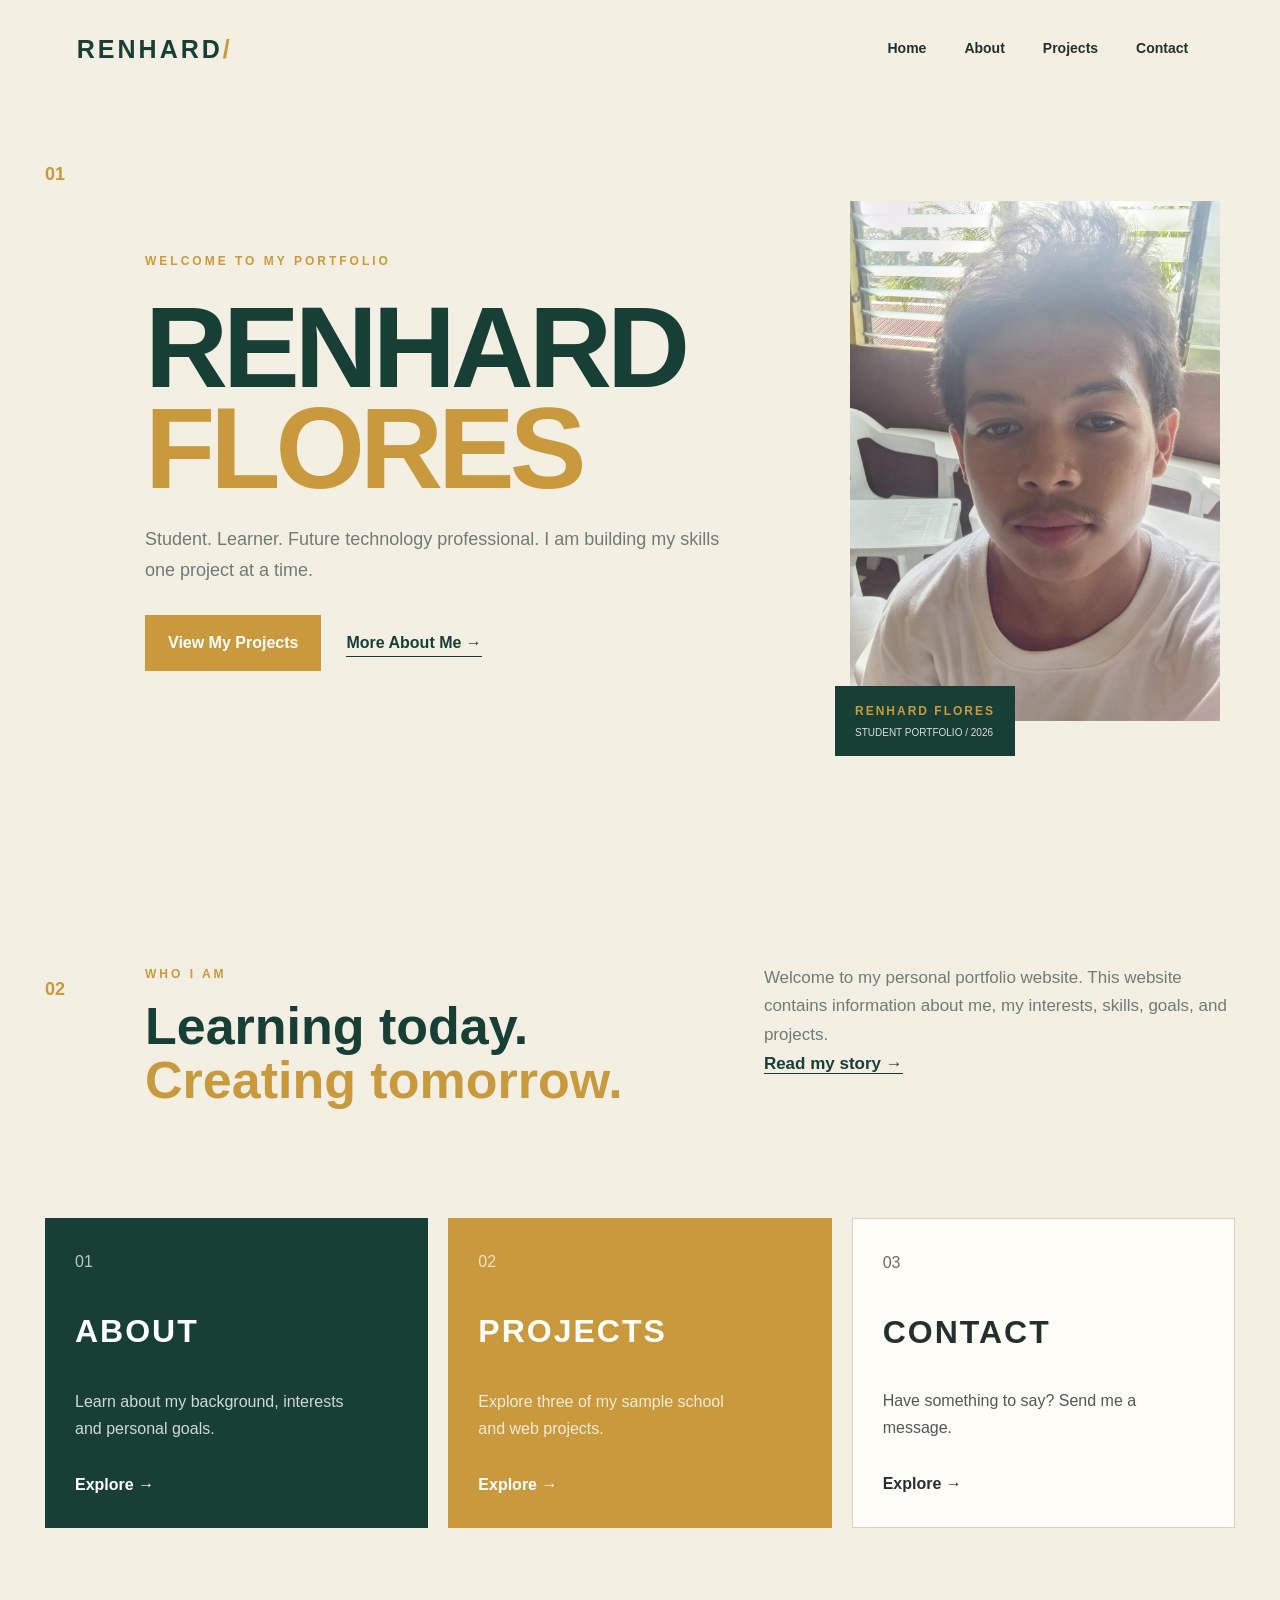
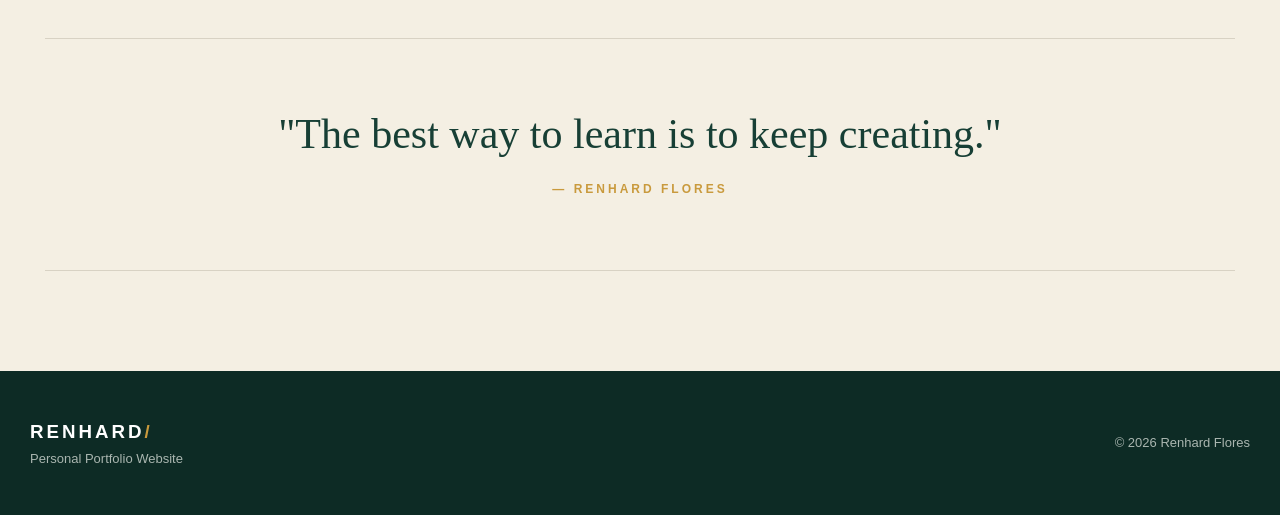
<file: index.html>
<!DOCTYPE html>
<html lang="en">
<head>
    <meta charset="UTF-8">
    <meta name="viewport" content="width=device-width, initial-scale=1.0">
    <title>Renhard Flores | Portfolio</title>
    <link rel="stylesheet" href="style.css">
</head>

<body>

<header>

    <nav>
        <div class="nav-wrapper">

            <a href="index.html" class="logo">
                RENHARD<span>/</span>
            </a>

            <div class="nav-menu">
                <a href="index.html">Home</a>
                <a href="about.html">About</a>
                <a href="projects.html">Projects</a>
                <a href="contact.html">Contact</a>
            </div>

        </div>
    </nav>


    <section class="hero">

        <div class="hero-number">
            01
        </div>

        <div class="hero-content">

            <p class="eyebrow">WELCOME TO MY PORTFOLIO</p>

            <h1>
                RENHARD
                <em>FLORES</em>
            </h1>

            <p class="hero-description">
                Student. Learner. Future technology professional.
                I am building my skills one project at a time.
            </p>

            <div class="hero-links">

                <a href="projects.html" class="gold-button">
                    View My Projects
                </a>

                <a href="about.html" class="simple-link">
                    More About Me →
                </a>

            </div>

        </div>


        <div class="hero-photo">

            <img src="images/profile.jpg"
                 alt="Renhard Flores">

            <div class="photo-caption">
                <span>RENHARD FLORES</span>
                <small>STUDENT PORTFOLIO / 2026</small>
            </div>

        </div>

    </section>

</header>


<main>

    <section class="intro-section">

        <div class="section-number">
            02
        </div>

        <div>
            <p class="eyebrow">WHO I AM</p>

            <h2>
                Learning today.
                <span>Creating tomorrow.</span>
            </h2>
        </div>

        <div class="intro-text">

            <p>
                Welcome to my personal portfolio website.
                This website contains information about me,
                my interests, skills, goals, and projects.
            </p>

            <a href="about.html" class="simple-link">
                Read my story →
            </a>

        </div>

    </section>


    <section class="highlight-section">

        <article class="highlight-card first">

            <span>01</span>

            <h3>ABOUT</h3>

            <p>
                Learn about my background,
                interests and personal goals.
            </p>

            <a href="about.html">Explore →</a>

        </article>


        <article class="highlight-card second">

            <span>02</span>

            <h3>PROJECTS</h3>

            <p>
                Explore three of my sample
                school and web projects.
            </p>

            <a href="projects.html">Explore →</a>

        </article>


        <article class="highlight-card third">

            <span>03</span>

            <h3>CONTACT</h3>

            <p>
                Have something to say?
                Send me a message.
            </p>

            <a href="contact.html">Explore →</a>

        </article>

    </section>


    <aside class="quote">

        <p>
            "The best way to learn is to keep creating."
        </p>

        <span>— RENHARD FLORES</span>

    </aside>

</main>


<footer>

    <div class="footer-wrapper">

        <div>
            <h3>RENHARD<span>/</span></h3>
            <p>Personal Portfolio Website</p>
        </div>

        <p>© 2026 Renhard Flores</p>

    </div>

</footer>

</body>
</html>
</file>
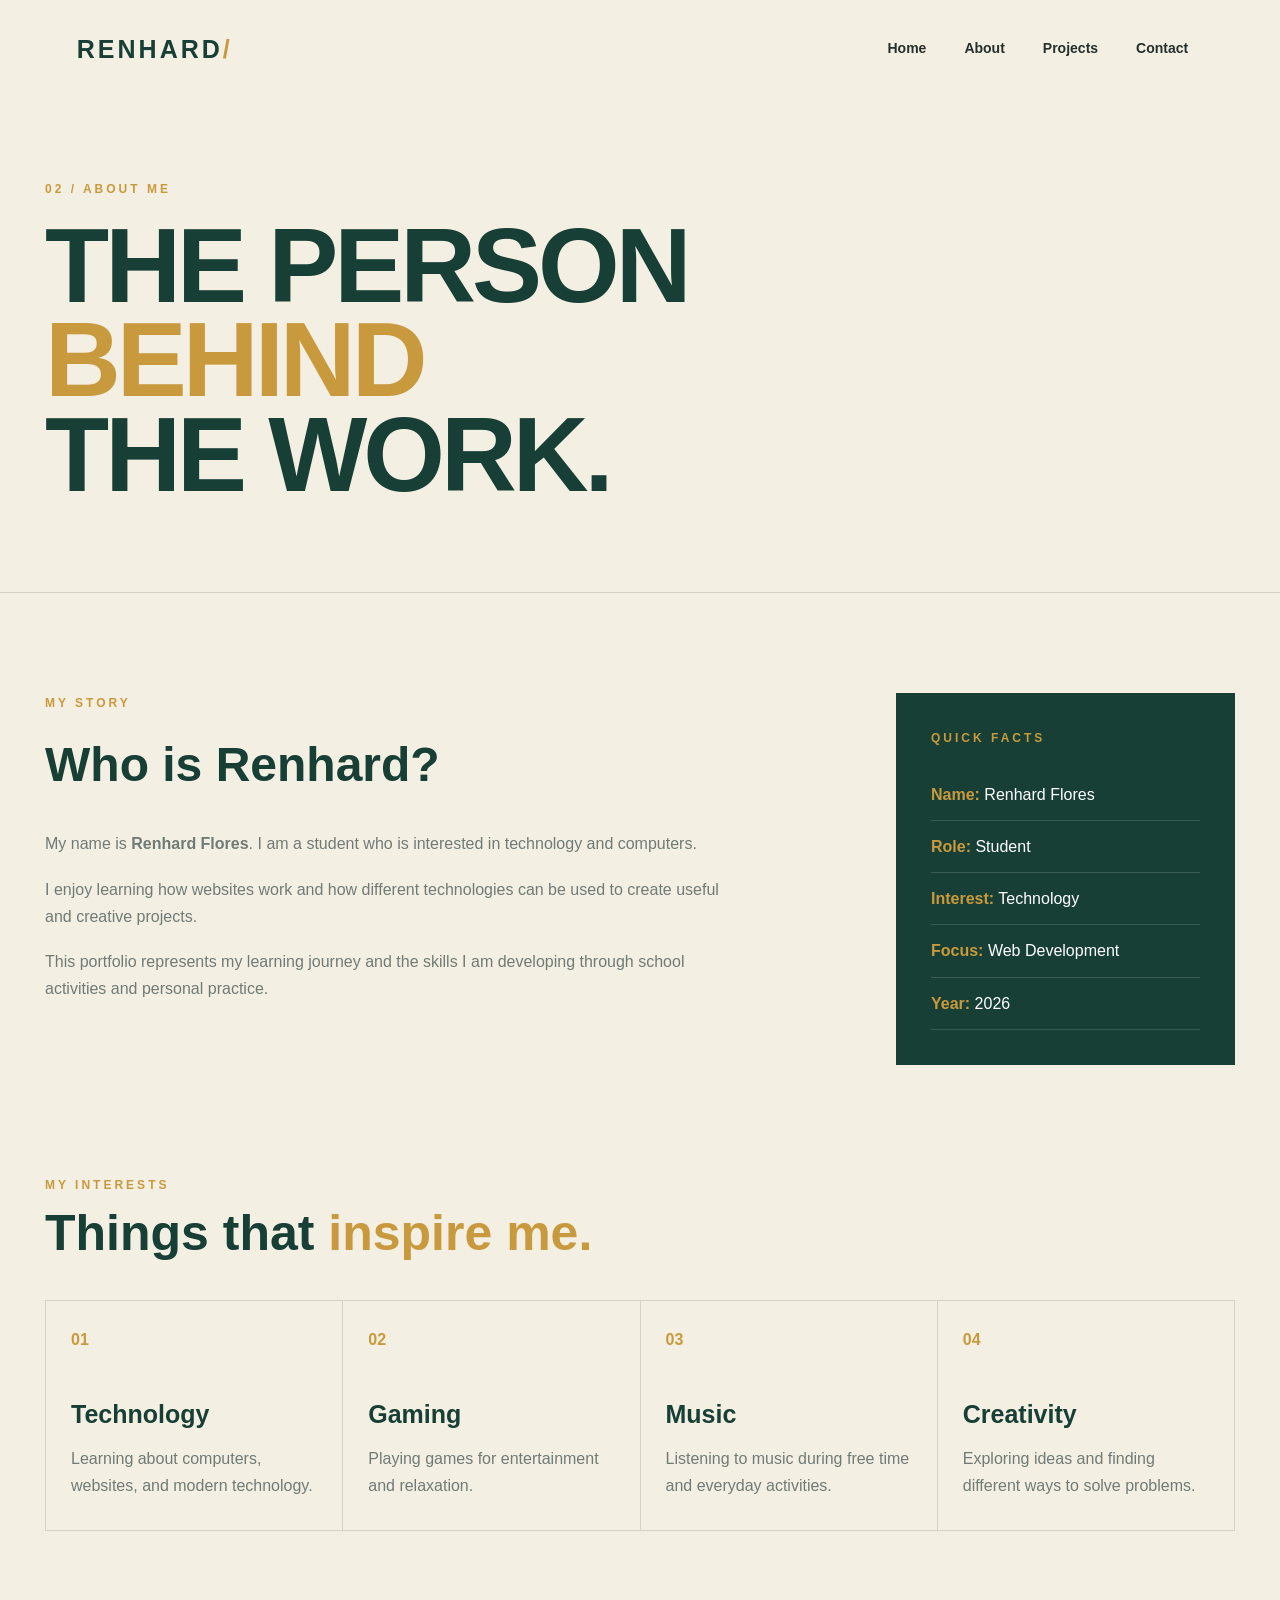
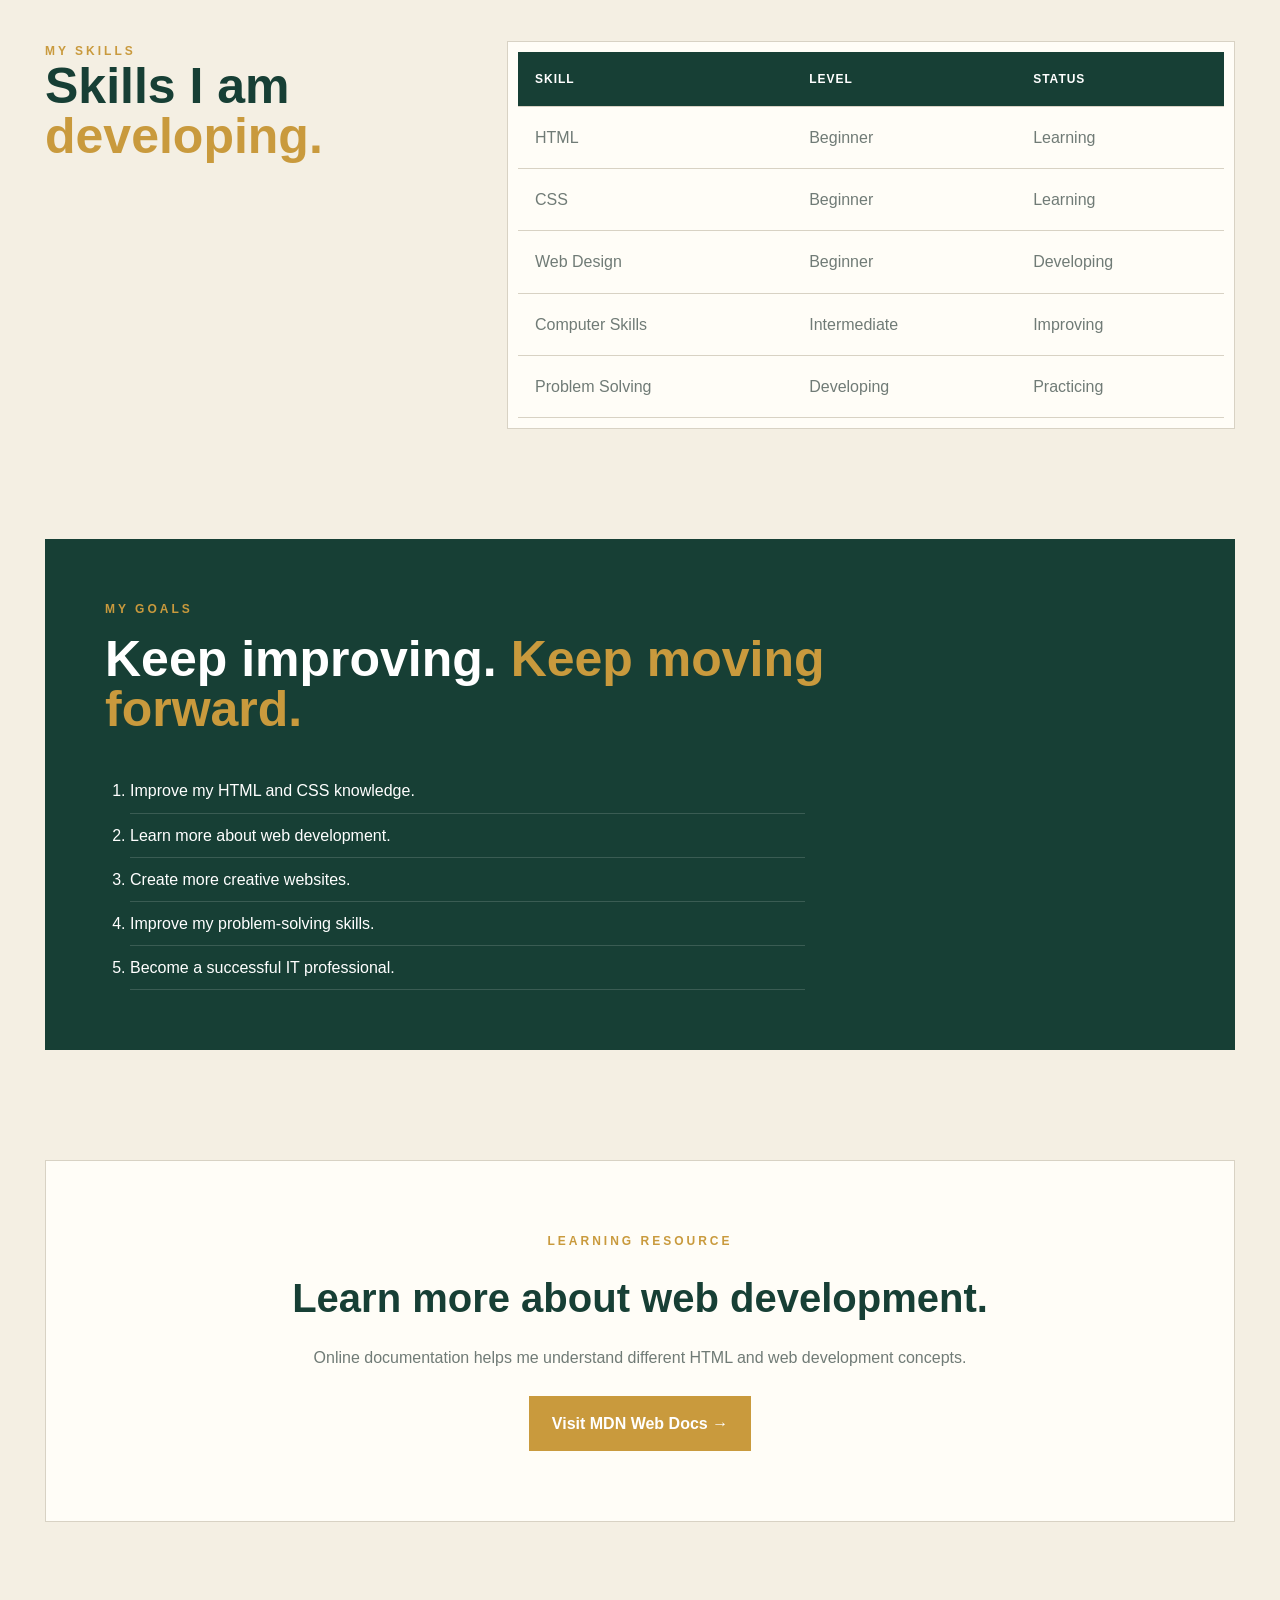
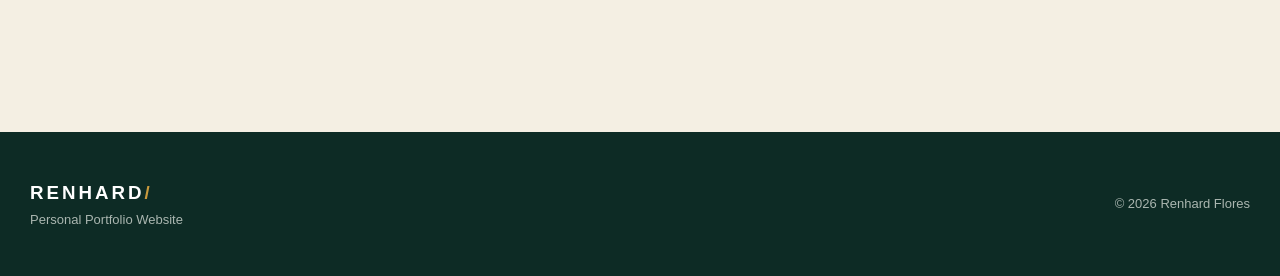
<file: about.html>
<!DOCTYPE html>
<html lang="en">
<head>
    <meta charset="UTF-8">
    <meta name="viewport" content="width=device-width, initial-scale=1.0">
    <title>About | Renhard Flores</title>
    <link rel="stylesheet" href="style.css">
</head>

<body>

<header class="page-header">

    <nav>
        <div class="nav-wrapper">

            <a href="index.html" class="logo">
                RENHARD<span>/</span>
            </a>

            <div class="nav-menu">
                <a href="index.html">Home</a>
                <a href="about.html">About</a>
                <a href="projects.html">Projects</a>
                <a href="contact.html">Contact</a>
            </div>

        </div>
    </nav>


    <div class="page-title">

        <p class="eyebrow">02 / ABOUT ME</p>

        <h1>
            THE PERSON
            <em>BEHIND</em>
            THE WORK.
        </h1>

    </div>

</header>


<main>

    <section class="about-layout">

        <article class="about-story">

            <p class="eyebrow">MY STORY</p>

            <h2>Who is Renhard?</h2>

            <p>
                My name is <strong>Renhard Flores</strong>.
                I am a student who is interested in technology
                and computers.
            </p>

            <p>
                I enjoy learning how websites work and how
                different technologies can be used to create
                useful and creative projects.
            </p>

            <p>
                This portfolio represents my learning journey
                and the skills I am developing through school
                activities and personal practice.
            </p>

        </article>


        <aside class="fact-box">

            <p class="eyebrow">QUICK FACTS</p>

            <ul>
                <li><strong>Name:</strong> Renhard Flores</li>
                <li><strong>Role:</strong> Student</li>
                <li><strong>Interest:</strong> Technology</li>
                <li><strong>Focus:</strong> Web Development</li>
                <li><strong>Year:</strong> 2026</li>
            </ul>

        </aside>

    </section>


    <section class="interest-section">

        <div class="section-heading">

            <p class="eyebrow">MY INTERESTS</p>

            <h2>
                Things that
                <span>inspire me.</span>
            </h2>

        </div>


        <div class="interest-grid">

            <article>
                <span>01</span>
                <h3>Technology</h3>
                <p>
                    Learning about computers, websites,
                    and modern technology.
                </p>
            </article>

            <article>
                <span>02</span>
                <h3>Gaming</h3>
                <p>
                    Playing games for entertainment
                    and relaxation.
                </p>
            </article>

            <article>
                <span>03</span>
                <h3>Music</h3>
                <p>
                    Listening to music during free time
                    and everyday activities.
                </p>
            </article>

            <article>
                <span>04</span>
                <h3>Creativity</h3>
                <p>
                    Exploring ideas and finding
                    different ways to solve problems.
                </p>
            </article>

        </div>

    </section>


    <section class="skills-section">

        <div>

            <p class="eyebrow">MY SKILLS</p>

            <h2>
                Skills I am
                <span>developing.</span>
            </h2>

        </div>


        <div class="table-container">

            <table>

                <thead>
                    <tr>
                        <th>SKILL</th>
                        <th>LEVEL</th>
                        <th>STATUS</th>
                    </tr>
                </thead>

                <tbody>

                    <tr>
                        <td>HTML</td>
                        <td>Beginner</td>
                        <td>Learning</td>
                    </tr>

                    <tr>
                        <td>CSS</td>
                        <td>Beginner</td>
                        <td>Learning</td>
                    </tr>

                    <tr>
                        <td>Web Design</td>
                        <td>Beginner</td>
                        <td>Developing</td>
                    </tr>

                    <tr>
                        <td>Computer Skills</td>
                        <td>Intermediate</td>
                        <td>Improving</td>
                    </tr>

                    <tr>
                        <td>Problem Solving</td>
                        <td>Developing</td>
                        <td>Practicing</td>
                    </tr>

                </tbody>

            </table>

        </div>

    </section>


    <section class="goals-section">

        <p class="eyebrow">MY GOALS</p>

        <h2>
            Keep improving.
            <span>Keep moving forward.</span>
        </h2>

        <ol>

            <li>Improve my HTML and CSS knowledge.</li>

            <li>Learn more about web development.</li>

            <li>Create more creative websites.</li>

            <li>Improve my problem-solving skills.</li>

            <li>Become a successful IT professional.</li>

        </ol>

    </section>


    <section class="resource-section">

        <p class="eyebrow">LEARNING RESOURCE</p>

        <h2>Learn more about web development.</h2>

        <p>
            Online documentation helps me understand
            different HTML and web development concepts.
        </p>

        <a href="https://developer.mozilla.org/"
           target="_blank"
           class="gold-button">
            Visit MDN Web Docs →
        </a>

    </section>

</main>


<footer>

    <div class="footer-wrapper">

        <div>
            <h3>RENHARD<span>/</span></h3>
            <p>Personal Portfolio Website</p>
        </div>

        <p>© 2026 Renhard Flores</p>

    </div>

</footer>

</body>
</html>
</file>
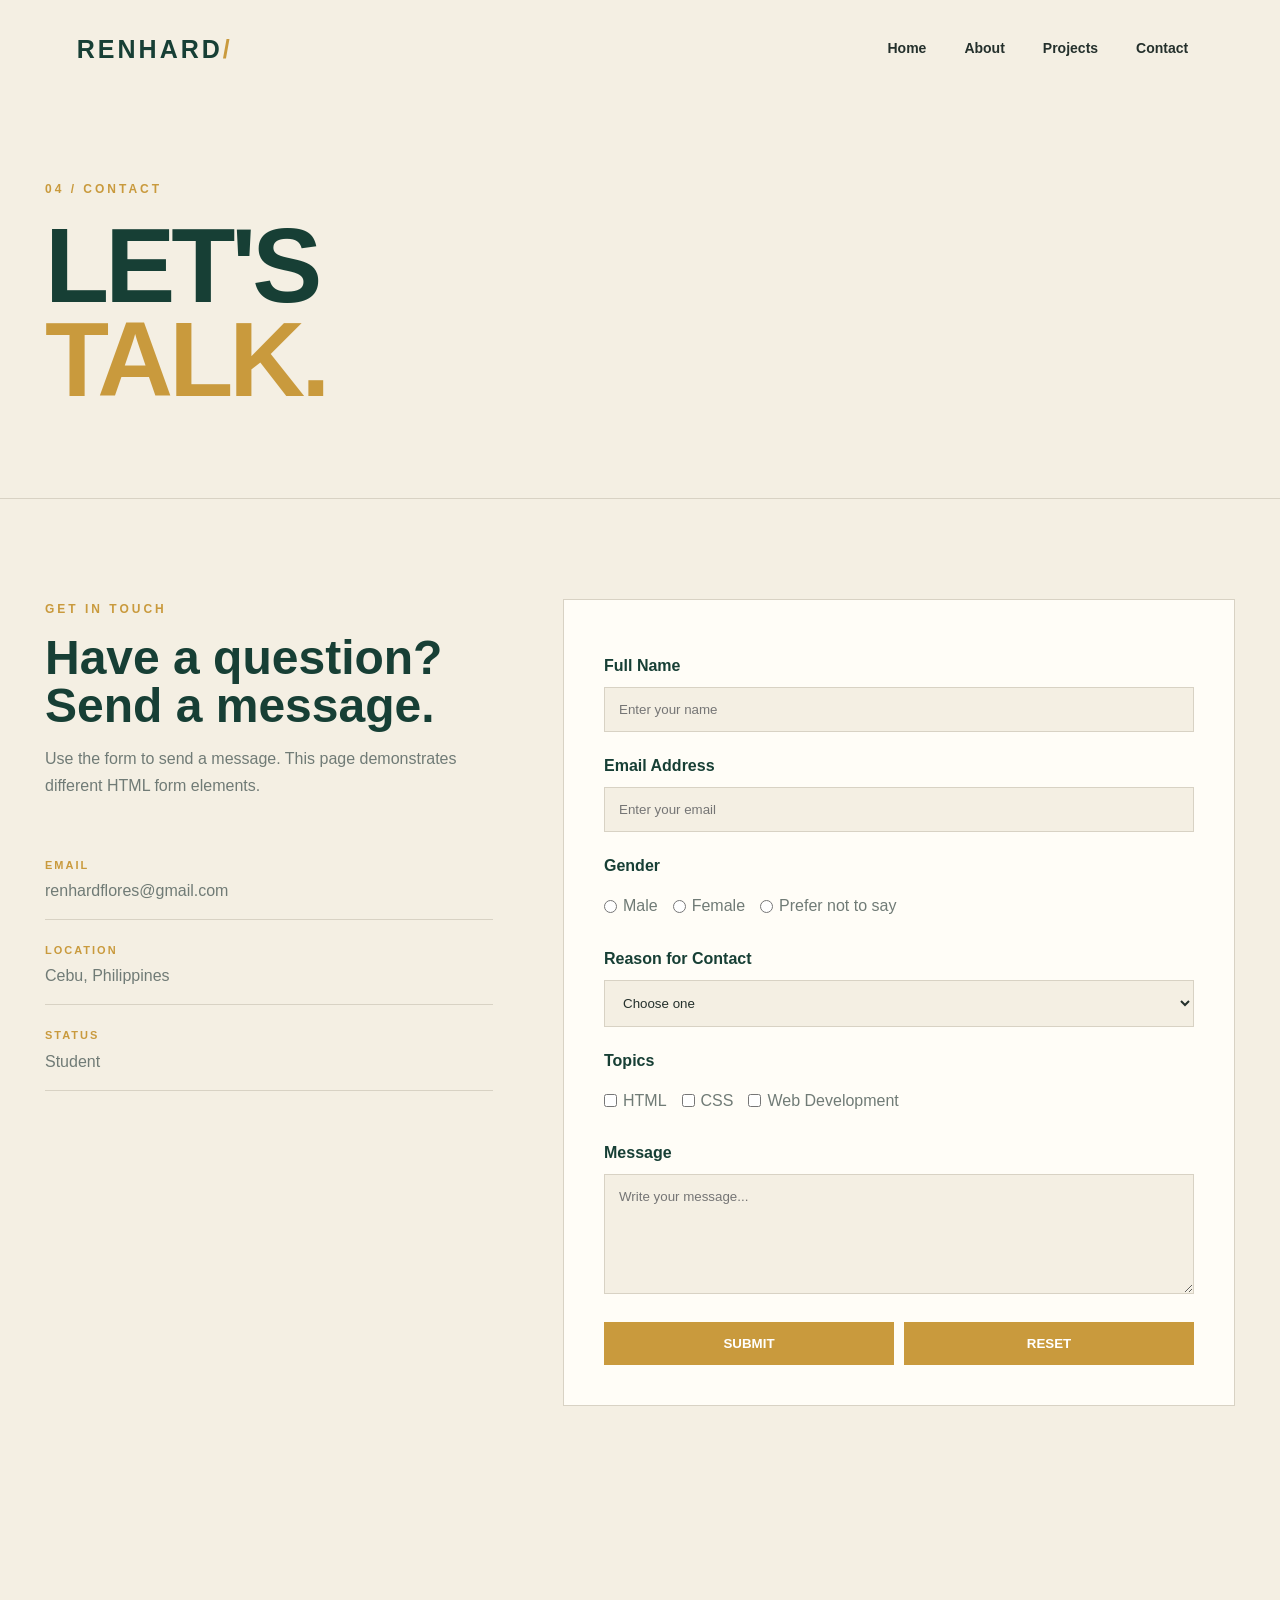
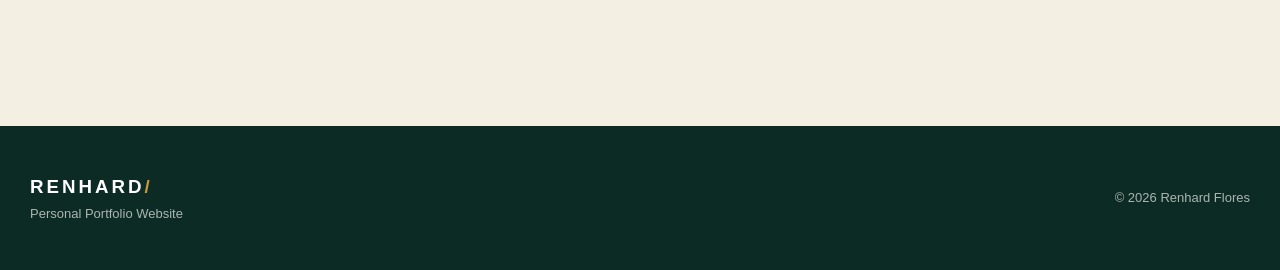
<file: contact.html>
<!DOCTYPE html>
<html lang="en">
<head>
    <meta charset="UTF-8">
    <meta name="viewport" content="width=device-width, initial-scale=1.0">
    <title>Contact | Renhard Flores</title>
    <link rel="stylesheet" href="style.css">
</head>

<body>

<header class="page-header">

    <nav>
        <div class="nav-wrapper">

            <a href="index.html" class="logo">
                RENHARD<span>/</span>
            </a>

            <div class="nav-menu">
                <a href="index.html">Home</a>
                <a href="about.html">About</a>
                <a href="projects.html">Projects</a>
                <a href="contact.html">Contact</a>
            </div>

        </div>
    </nav>


    <div class="page-title">

        <p class="eyebrow">04 / CONTACT</p>

        <h1>
            LET'S
            <em>TALK.</em>
        </h1>

    </div>

</header>


<main>

    <section class="contact-layout">

        <div class="contact-info">

            <p class="eyebrow">GET IN TOUCH</p>

            <h2>
                Have a question?
                Send a message.
            </h2>

            <p>
                Use the form to send a message.
                This page demonstrates different
                HTML form elements.
            </p>


            <div class="contact-list">

                <div>
                    <span>EMAIL</span>
                    <p>renhardflores@gmail.com</p>
                </div>

                <div>
                    <span>LOCATION</span>
                    <p>Cebu, Philippines</p>
                </div>

                <div>
                    <span>STATUS</span>
                    <p>Student</p>
                </div>

            </div>

        </div>


        <section class="contact-form">

            <form action="#" method="post">

                <label for="name">
                    Full Name
                </label>

                <input
                    type="text"
                    id="name"
                    name="name"
                    placeholder="Enter your name"
                    required
                >


                <label for="email">
                    Email Address
                </label>

                <input
                    type="email"
                    id="email"
                    name="email"
                    placeholder="Enter your email"
                    required
                >


                <label>
                    Gender
                </label>

                <div class="form-options">

                    <label>
                        <input
                            type="radio"
                            name="gender"
                            value="male">
                        Male
                    </label>

                    <label>
                        <input
                            type="radio"
                            name="gender"
                            value="female">
                        Female
                    </label>

                    <label>
                        <input
                            type="radio"
                            name="gender"
                            value="other">
                        Prefer not to say
                    </label>

                </div>


                <label for="reason">
                    Reason for Contact
                </label>

                <select id="reason" name="reason">

                    <option value="">
                        Choose one
                    </option>

                    <option value="question">
                        Question
                    </option>

                    <option value="feedback">
                        Feedback
                    </option>

                    <option value="project">
                        Project
                    </option>

                    <option value="other">
                        Other
                    </option>

                </select>


                <label>
                    Topics
                </label>

                <div class="form-options">

                    <label>
                        <input
                            type="checkbox"
                            name="topic"
                            value="html">
                        HTML
                    </label>

                    <label>
                        <input
                            type="checkbox"
                            name="topic"
                            value="css">
                        CSS
                    </label>

                    <label>
                        <input
                            type="checkbox"
                            name="topic"
                            value="web">
                        Web Development
                    </label>

                </div>


                <label for="message">
                    Message
                </label>

                <textarea
                    id="message"
                    name="message"
                    rows="6"
                    placeholder="Write your message..."
                    required
                ></textarea>


                <div class="form-buttons">

                    <button type="submit">
                        SUBMIT
                    </button>

                    <button type="reset">
                        RESET
                    </button>

                </div>

            </form>

        </section>

    </section>

</main>


<footer>

    <div class="footer-wrapper">

        <div>
            <h3>RENHARD<span>/</span></h3>
            <p>Personal Portfolio Website</p>
        </div>

        <p>© 2026 Renhard Flores</p>

    </div>

</footer>

</body>
</html>
</file>
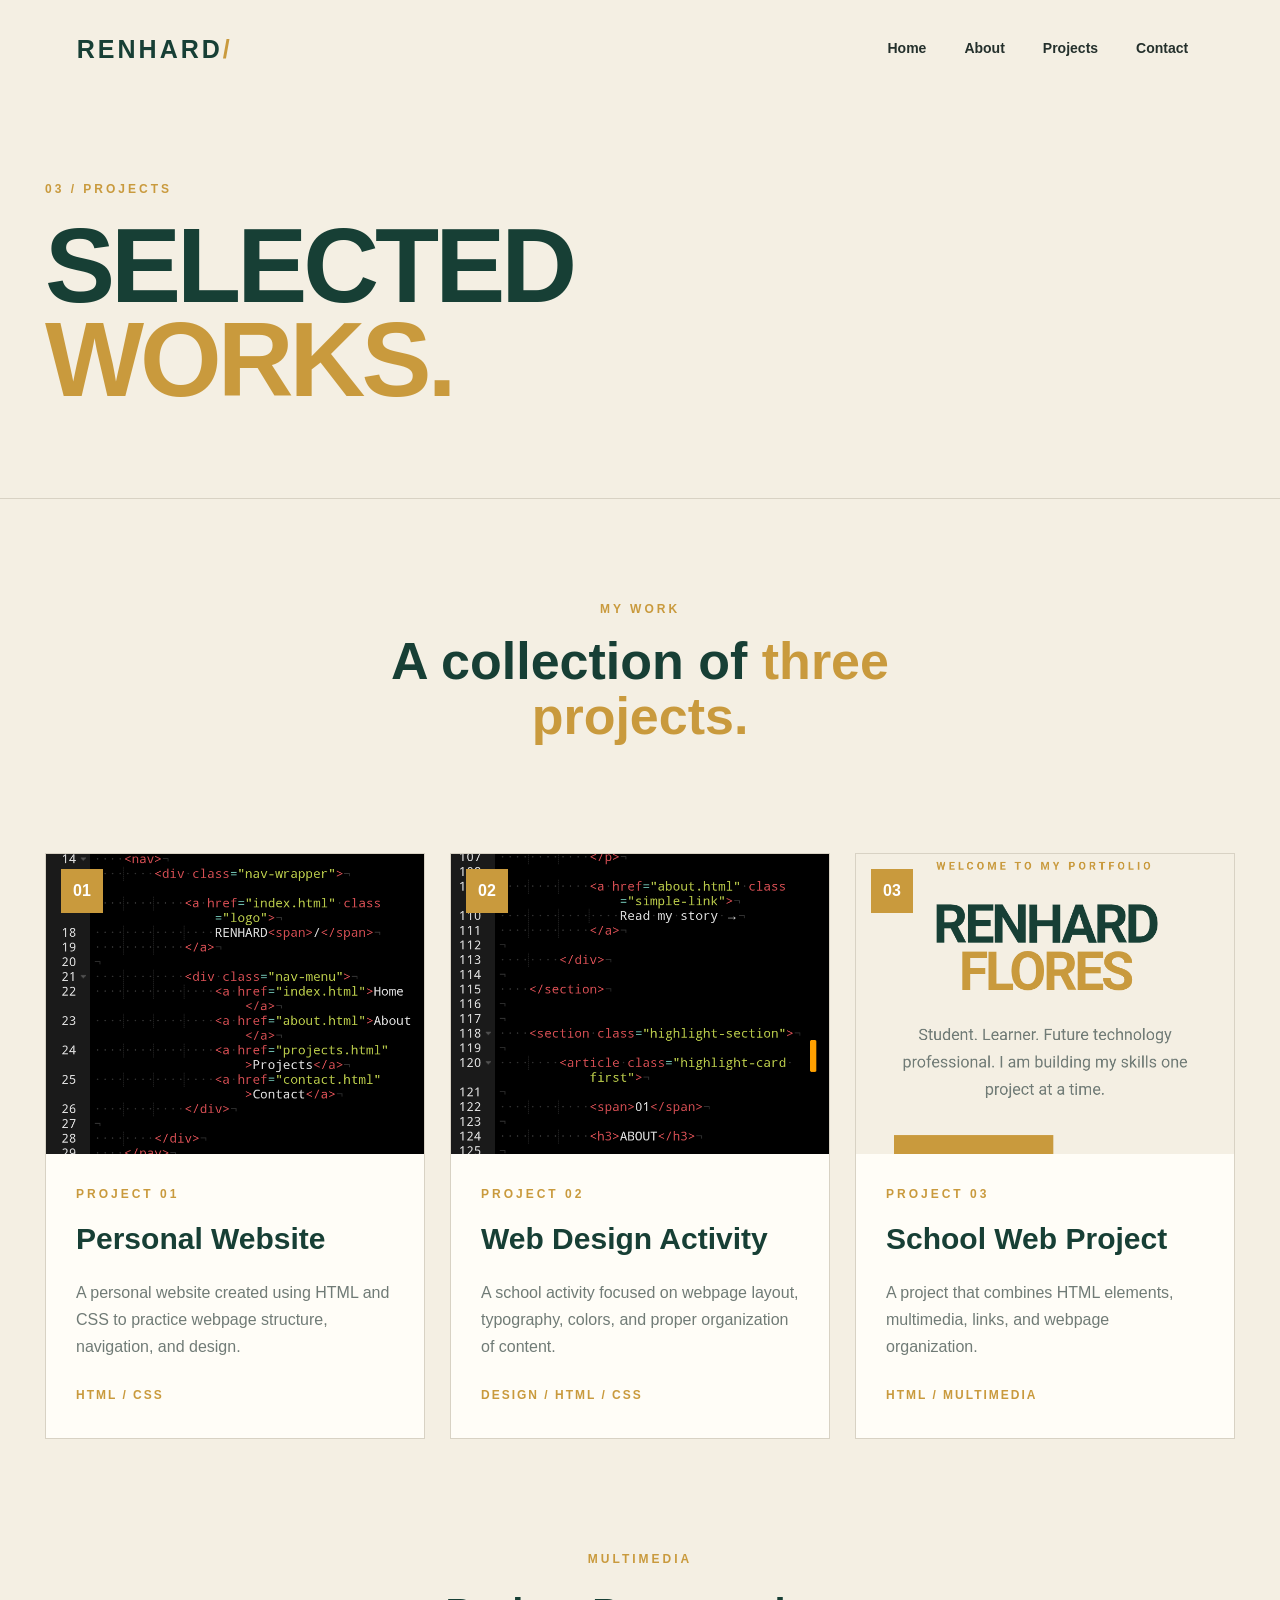
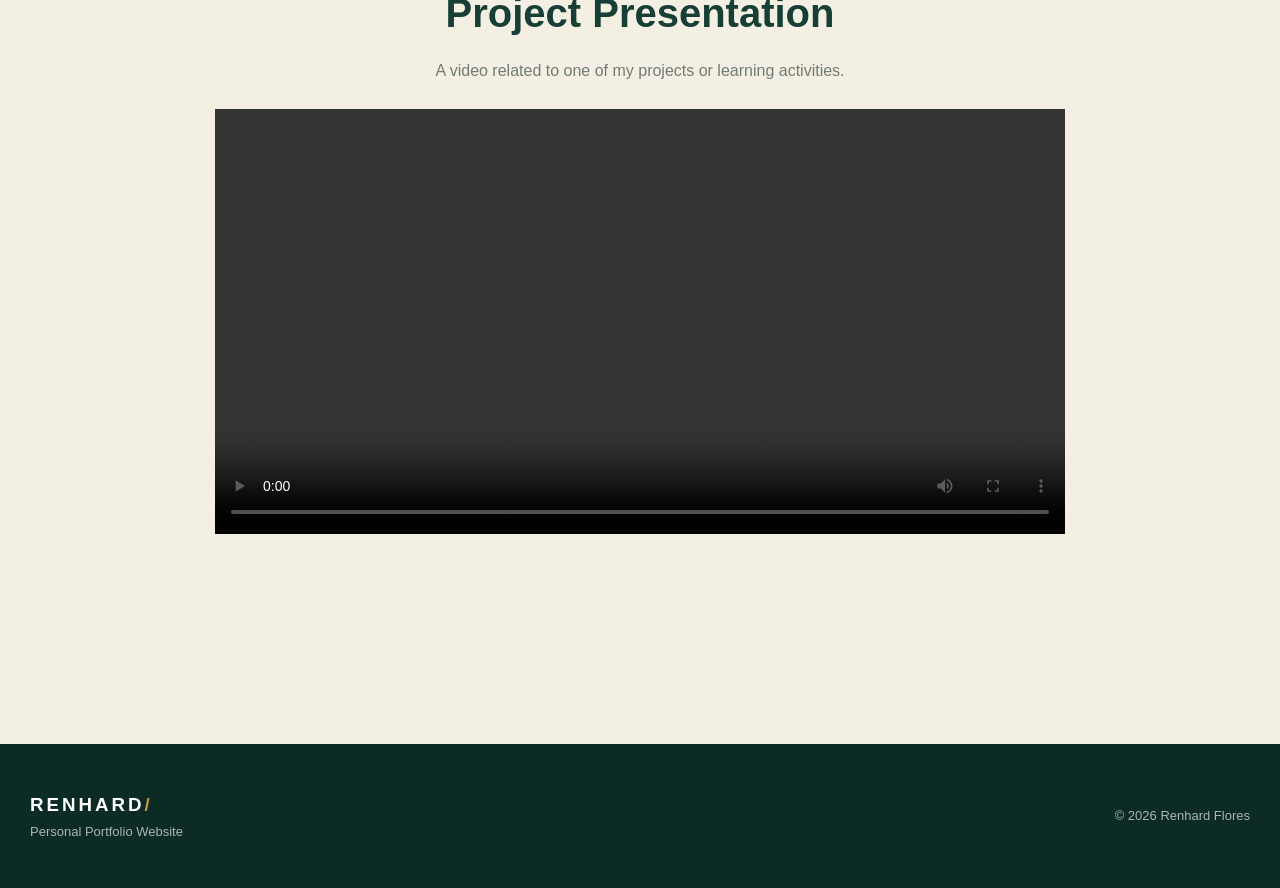
<file: projects.html>
<!DOCTYPE html>
<html lang="en">
<head>
    <meta charset="UTF-8">
    <meta name="viewport" content="width=device-width, initial-scale=1.0">
    <title>Projects | Renhard Flores</title>
    <link rel="stylesheet" href="style.css">
</head>

<body>

<header class="page-header">

    <nav>
        <div class="nav-wrapper">

            <a href="index.html" class="logo">
                RENHARD<span>/</span>
            </a>

            <div class="nav-menu">
                <a href="index.html">Home</a>
                <a href="about.html">About</a>
                <a href="projects.html">Projects</a>
                <a href="contact.html">Contact</a>
            </div>

        </div>
    </nav>


    <div class="page-title">

        <p class="eyebrow">03 / PROJECTS</p>

        <h1>
            SELECTED
            <em>WORKS.</em>
        </h1>

    </div>

</header>


<main>

    <section class="project-intro">

        <p class="eyebrow">MY WORK</p>

        <h2>
            A collection of
            <span>three projects.</span>
        </h2>

    </section>


    <section class="project-grid">


        <!-- PROJECT 1 -->

        <article class="project-card">

            <div class="project-image">

                <img src="images/project1.jpg"
                     alt="Personal Website Project">

                <span>01</span>

            </div>

            <div class="project-content">

                <p class="eyebrow">PROJECT 01</p>

                <h2>Personal Website</h2>

                <p>
                    A personal website created using HTML
                    and CSS to practice webpage structure,
                    navigation, and design.
                </p>

                <strong>
                    HTML / CSS
                </strong>

            </div>

        </article>


        <!-- PROJECT 2 -->

        <article class="project-card">

            <div class="project-image">

                <img src="images/project2.jpg"
                     alt="Web Design Project">

                <span>02</span>

            </div>

            <div class="project-content">

                <p class="eyebrow">PROJECT 02</p>

                <h2>Web Design Activity</h2>

                <p>
                    A school activity focused on webpage
                    layout, typography, colors, and
                    proper organization of content.
                </p>

                <strong>
                    DESIGN / HTML / CSS
                </strong>

            </div>

        </article>


        <!-- PROJECT 3 -->

        <article class="project-card">

            <div class="project-image">

                <img src="images/project3.jpg"
                     alt="School Web Project">

                <span>03</span>

            </div>

            <div class="project-content">

                <p class="eyebrow">PROJECT 03</p>

                <h2>School Web Project</h2>

                <p>
                    A project that combines HTML elements,
                    multimedia, links, and webpage
                    organization.
                </p>

                <strong>
                    HTML / MULTIMEDIA
                </strong>

            </div>

        </article>

    </section>


    <section class="video-section">

        <p class="eyebrow">MULTIMEDIA</p>

        <h2>Project Presentation</h2>

        <p>
            A video related to one of my projects
            or learning activities.
        </p>

        <video controls>

            <source src="videos/project-video.mp4"
                    type="video/mp4">

            Your browser does not support the video element.

        </video>

    </section>

</main>


<footer>

    <div class="footer-wrapper">

        <div>
            <h3>RENHARD<span>/</span></h3>
            <p>Personal Portfolio Website</p>
        </div>

        <p>© 2026 Renhard Flores</p>

    </div>

</footer>

</body>
</html>
</file>
<file: style.css>
/* =================================
   RENHARD FLORES PORTFOLIO
   EDITORIAL GREEN DESIGN
================================= */

* {
    margin: 0;
    padding: 0;
    box-sizing: border-box;
}

:root {
    --green: #173f35;
    --dark-green: #0d2b25;
    --cream: #f4efe3;
    --paper: #fffdf7;
    --gold: #c99a3d;
    --text: #24302c;
    --muted: #707b76;
    --line: #d8d2c4;
}

html {
    scroll-behavior: smooth;
}

body {
    font-family: Arial, Helvetica, sans-serif;
    background: var(--cream);
    color: var(--text);
    line-height: 1.7;
}

img {
    max-width: 100%;
}

a {
    transition: 0.3s;
}


/* ================================
   NAVIGATION
================================ */

nav {
    padding: 28px 6%;
}

.nav-wrapper {
    max-width: 1250px;
    margin: auto;

    display: flex;
    align-items: center;
    justify-content: space-between;
}

.logo {
    text-decoration: none;
    color: var(--green);

    font-size: 25px;
    font-weight: 900;
    letter-spacing: 3px;
}

.logo span,
footer span {
    color: var(--gold);
}

.nav-menu {
    display: flex;
    gap: 8px;
}

.nav-menu a {
    text-decoration: none;
    color: var(--text);

    padding: 8px 15px;

    font-size: 14px;
    font-weight: bold;
}

.nav-menu a:hover {
    color: var(--gold);
}


/* ================================
   HOME HERO
================================ */

header {
    background: var(--cream);
}

.hero {
    max-width: 1250px;
    min-height: 85vh;

    margin: auto;
    padding: 50px 30px 90px;

    display: grid;

    grid-template-columns: 70px 1fr 400px;

    gap: 30px;

    align-items: center;
}

.hero-number,
.section-number {
    color: var(--gold);

    font-size: 18px;
    font-weight: bold;

    align-self: start;

    padding-top: 10px;
}

.hero-content {
    max-width: 720px;
}

.eyebrow {
    color: var(--gold);

    font-size: 12px;
    font-weight: bold;

    letter-spacing: 3px;
}

.hero h1 {
    color: var(--green);

    font-size: clamp(60px, 9vw, 115px);

    line-height: 0.88;

    letter-spacing: -5px;

    margin: 25px 0;
}

.hero h1 em,
.page-title h1 em {
    display: block;

    color: var(--gold);

    font-style: normal;
}

.hero-description {
    max-width: 600px;

    color: var(--muted);

    font-size: 18px;

    margin-bottom: 30px;
}

.hero-links {
    display: flex;

    align-items: center;

    gap: 25px;

    flex-wrap: wrap;
}


/* ================================
   BUTTONS
================================ */

.gold-button {
    display: inline-block;

    padding: 13px 22px;

    background: var(--gold);
    color: white;

    text-decoration: none;

    font-weight: bold;

    border: 1px solid var(--gold);
}

.gold-button:hover {
    background: var(--green);

    border-color: var(--green);
}

.simple-link {
    color: var(--green);

    text-decoration: none;

    font-weight: bold;

    border-bottom: 1px solid var(--green);
}

.simple-link:hover {
    color: var(--gold);

    border-color: var(--gold);
}


/* ================================
   HERO PHOTO
================================ */

.hero-photo {
    position: relative;

    padding: 15px;
}

.hero-photo img {
    width: 100%;
    height: 520px;

    object-fit: cover;

    display: block;

    filter: saturate(0.8);
}

.photo-caption {
    position: absolute;

    left: 0;
    bottom: -20px;

    background: var(--green);

    color: white;

    padding: 15px 20px;

    display: flex;

    flex-direction: column;
}

.photo-caption span {
    color: var(--gold);

    font-size: 12px;

    font-weight: bold;

    letter-spacing: 2px;
}

.photo-caption small {
    color: #d8dfda;

    font-size: 10px;

    margin-top: 3px;
}


/* ================================
   MAIN
================================ */

main {
    max-width: 1250px;

    margin: auto;

    padding: 100px 30px;
}

main section {
    margin-bottom: 110px;
}


/* ================================
   INTRO
================================ */

.intro-section {
    display: grid;

    grid-template-columns: 70px 1fr 0.8fr;

    gap: 30px;

    align-items: start;
}

.intro-section h2,
.project-intro h2 {
    max-width: 650px;

    font-size: 52px;

    line-height: 1.05;

    color: var(--green);

    margin-top: 15px;
}

.intro-section h2 span,
.project-intro h2 span,
.skills-section h2 span,
.goals-section h2 span {
    color: var(--gold);
}

.intro-text {
    color: var(--muted);

    font-size: 17px;
}


/* ================================
   HIGHLIGHTS
================================ */

.highlight-section {
    display: grid;

    grid-template-columns: repeat(3, 1fr);

    gap: 20px;
}

.highlight-card {
    min-height: 310px;

    padding: 30px;

    display: flex;

    flex-direction: column;

    justify-content: space-between;
}

.highlight-card.first {
    background: var(--green);
    color: white;
}

.highlight-card.second {
    background: var(--gold);
    color: white;
}

.highlight-card.third {
    background: var(--paper);
    color: var(--text);

    border: 1px solid var(--line);
}

.highlight-card span {
    opacity: 0.7;
}

.highlight-card h3 {
    font-size: 32px;
    letter-spacing: 2px;
}

.highlight-card p {
    max-width: 270px;

    opacity: 0.8;
}

.highlight-card a {
    color: inherit;

    text-decoration: none;

    font-weight: bold;
}


/* ================================
   QUOTE
================================ */

.quote {
    border-top: 1px solid var(--line);

    border-bottom: 1px solid var(--line);

    padding: 70px 20px;

    text-align: center;
}

.quote p {
    max-width: 850px;

    margin: auto;

    color: var(--green);

    font-family: Georgia, serif;

    font-size: 42px;

    line-height: 1.2;
}

.quote span {
    display: block;

    color: var(--gold);

    margin-top: 20px;

    font-size: 12px;

    letter-spacing: 3px;

    font-weight: bold;
}


/* ================================
   INNER PAGE HEADER
================================ */

.page-header {
    border-bottom: 1px solid var(--line);
}

.page-title {
    max-width: 1250px;

    margin: auto;

    padding: 80px 30px 90px;
}

.page-title h1 {
    color: var(--green);

    font-size: clamp(55px, 9vw, 105px);

    line-height: 0.9;

    letter-spacing: -4px;

    margin-top: 20px;
}


/* ================================
   ABOUT
================================ */

.about-layout {
    display: grid;

    grid-template-columns: 1.4fr 0.6fr;

    gap: 60px;
}

.about-story {
    max-width: 700px;
}

.about-story h2 {
    color: var(--green);

    font-size: 48px;

    margin: 10px 0 25px;
}

.about-story p:not(.eyebrow) {
    color: var(--muted);

    margin-bottom: 18px;
}

.fact-box {
    background: var(--green);

    color: white;

    padding: 35px;
}

.fact-box .eyebrow {
    color: var(--gold);

    margin-bottom: 20px;
}

.fact-box ul {
    list-style: none;
}

.fact-box li {
    padding: 12px 0;

    border-bottom: 1px solid rgba(255,255,255,0.15);
}

.fact-box strong {
    color: var(--gold);
}


/* ================================
   INTERESTS
================================ */

.section-heading {
    margin-bottom: 40px;
}

.section-heading h2 {
    color: var(--green);

    font-size: 50px;

    line-height: 1.05;

    margin-top: 12px;
}

.section-heading h2 span {
    color: var(--gold);
}

.interest-grid {
    display: grid;

    grid-template-columns: repeat(4, 1fr);

    border-top: 1px solid var(--line);

    border-left: 1px solid var(--line);
}

.interest-grid article {
    min-height: 230px;

    padding: 25px;

    border-right: 1px solid var(--line);

    border-bottom: 1px solid var(--line);
}

.interest-grid span {
    color: var(--gold);

    font-weight: bold;
}

.interest-grid h3 {
    color: var(--green);

    font-size: 25px;

    margin: 40px 0 10px;
}

.interest-grid p {
    color: var(--muted);
}


/* ================================
   SKILLS TABLE
================================ */

.skills-section {
    display: grid;

    grid-template-columns: 0.7fr 1.3fr;

    gap: 70px;
}

.skills-section h2 {
    color: var(--green);

    font-size: 50px;

    line-height: 1;
}

.table-container {
    background: var(--paper);

    border: 1px solid var(--line);

    padding: 10px;
}

table {
    width: 100%;

    border-collapse: collapse;
}

th,
td {
    padding: 17px;

    text-align: left;

    border-bottom: 1px solid var(--line);
}

th {
    background: var(--green);

    color: white;

    font-size: 12px;

    letter-spacing: 1px;
}

td {
    color: var(--muted);
}


/* ================================
   GOALS
================================ */

.goals-section {
    background: var(--green);

    color: white;

    padding: 60px;
}

.goals-section h2 {
    max-width: 800px;

    font-size: 50px;

    line-height: 1;

    margin: 15px 0 35px;
}

.goals-section ol {
    padding-left: 25px;

    max-width: 700px;
}

.goals-section li {
    padding: 8px 0;

    border-bottom: 1px solid rgba(255,255,255,0.15);
}


/* ================================
   RESOURCE
================================ */

.resource-section {
    text-align: center;

    padding: 70px 20px;

    background: var(--paper);

    border: 1px solid var(--line);
}

.resource-section h2 {
    color: var(--green);

    font-size: 40px;

    margin: 12px 0;
}

.resource-section p:not(.eyebrow) {
    color: var(--muted);

    margin-bottom: 25px;
}


/* ================================
   PROJECTS
================================ */

.project-intro {
    text-align: center;
}

.project-intro h2 {
    margin: 15px auto 0;
}

.project-grid {
    display: grid;

    grid-template-columns: repeat(3, 1fr);

    gap: 25px;
}

.project-card {
    background: var(--paper);

    border: 1px solid var(--line);

    transition: 0.3s;
}

.project-card:hover {
    transform: translateY(-7px);
}

.project-image {
    height: 300px;

    position: relative;
}

.project-image img {
    width: 100%;
    height: 100%;

    object-fit: cover;
}

.project-image span {
    position: absolute;

    top: 15px;
    left: 15px;

    background: var(--gold);

    color: white;

    padding: 8px 12px;

    font-weight: bold;
}

.project-content {
    padding: 30px;
}

.project-content h2 {
    color: var(--green);

    font-size: 30px;

    margin: 8px 0 15px;
}

.project-content p:not(.eyebrow) {
    color: var(--muted);

    margin-bottom: 20px;
}

.project-content strong {
    color: var(--gold);

    font-size: 12px;

    letter-spacing: 2px;
}


/* ================================
   VIDEO
================================ */

.video-section {
    text-align: center;

    max-width: 850px;

    margin-left: auto;

    margin-right: auto;
}

.video-section h2 {
    color: var(--green);

    font-size: 40px;

    margin: 10px 0;
}

.video-section p:not(.eyebrow) {
    color: var(--muted);
}

.video-section video {
    width: 100%;

    display: block;

    margin-top: 25px;

    background: #000;
}


/* ================================
   CONTACT
================================ */

.contact-layout {
    display: grid;

    grid-template-columns: 0.8fr 1.2fr;

    gap: 70px;
}

.contact-info h2 {
    color: var(--green);

    font-size: 48px;

    line-height: 1;

    margin: 15px 0;
}

.contact-info > p:not(.eyebrow) {
    color: var(--muted);
}

.contact-list {
    margin-top: 35px;
}

.contact-list div {
    padding: 15px 0;

    border-bottom: 1px solid var(--line);
}

.contact-list span {
    color: var(--gold);

    font-size: 11px;

    font-weight: bold;

    letter-spacing: 2px;
}

.contact-list p {
    color: var(--muted);
}


/* ================================
   FORM
================================ */

.contact-form {
    background: var(--paper);

    padding: 40px;

    border: 1px solid var(--line);
}

form {
    display: flex;

    flex-direction: column;

    gap: 8px;
}

form > label {
    font-weight: bold;

    color: var(--green);

    margin-top: 12px;
}

input[type="text"],
input[type="email"],
select,
textarea {
    width: 100%;

    padding: 14px;

    border: 1px solid var(--line);

    background: var(--cream);

    color: var(--text);

    font-family: inherit;

    outline: none;
}

input:focus,
select:focus,
textarea:focus {
    border-color: var(--gold);
}

textarea {
    resize: vertical;
}

.form-options {
    display: flex;

    flex-wrap: wrap;

    gap: 15px;

    margin: 5px 0;
}

.form-options label {
    color: var(--muted);

    display: flex;

    align-items: center;

    gap: 6px;

    font-weight: normal;
}

.form-options input {
    accent-color: var(--gold);
}

.form-buttons {
    display: flex;

    gap: 10px;

    margin-top: 20px;
}

.form-buttons button {
    flex: 1;

    padding: 14px;

    border: none;

    background: var(--gold);

    color: white;

    font-weight: bold;

    cursor: pointer;
}

.form-buttons button:hover {
    background: var(--green);
}


/* ================================
   FOOTER
================================ */

footer {
    background: var(--dark-green);

    color: white;

    padding: 45px 30px;
}

.footer-wrapper {
    max-width: 1250px;

    margin: auto;

    display: flex;

    justify-content: space-between;

    align-items: center;
}

.footer-wrapper h3 {
    letter-spacing: 3px;
}

.footer-wrapper p {
    color: #aab6b0;

    font-size: 13px;
}


/* ================================
   RESPONSIVE
================================ */

@media (max-width: 900px) {

    .hero {
        grid-template-columns: 1fr;

        text-align: center;
    }

    .hero-number,
    .section-number {
        display: none;
    }

    .hero-content {
        margin: auto;
    }

    .hero-links {
        justify-content: center;
    }

    .hero-photo {
        max-width: 400px;

        margin: 30px auto 0;
    }

    .intro-section,
    .about-layout,
    .skills-section,
    .contact-layout {
        grid-template-columns: 1fr;
    }

    .highlight-section {
        grid-template-columns: 1fr;
    }

    .interest-grid {
        grid-template-columns: repeat(2, 1fr);
    }

    .project-grid {
        grid-template-columns: 1fr;
    }

    .contact-info {
        max-width: 700px;
    }

}


@media (max-width: 600px) {

    nav {
        padding: 20px 15px;
    }

    .nav-wrapper {
        flex-direction: column;

        gap: 15px;
    }

    .nav-menu {
        flex-wrap: wrap;

        justify-content: center;
    }

    .nav-menu a {
        padding: 6px 8px;

        font-size: 13px;
    }

    .hero {
        padding: 50px 20px 80px;
    }

    .hero h1 {
        font-size: 60px;

        letter-spacing: -3px;
    }

    .hero-photo img {
        height: 400px;
    }

    main {
        padding: 70px 15px;
    }

    .intro-section h2,
    .section-heading h2,
    .skills-section h2,
    .goals-section h2,
    .contact-info h2 {
        font-size: 38px;
    }

    .page-title {
        padding: 65px 20px;
    }

    .page-title h1 {
        font-size: 60px;
    }

    .interest-grid {
        grid-template-columns: 1fr;
    }

    .goals-section {
        padding: 35px 25px;
    }

    .contact-form {
        padding: 25px;
    }

    .form-buttons {
        flex-direction: column;
    }

    .footer-wrapper {
        flex-direction: column;

        gap: 15px;

        text-align: center;
    }

    .quote p {
        font-size: 30px;
    }

}
</file>
